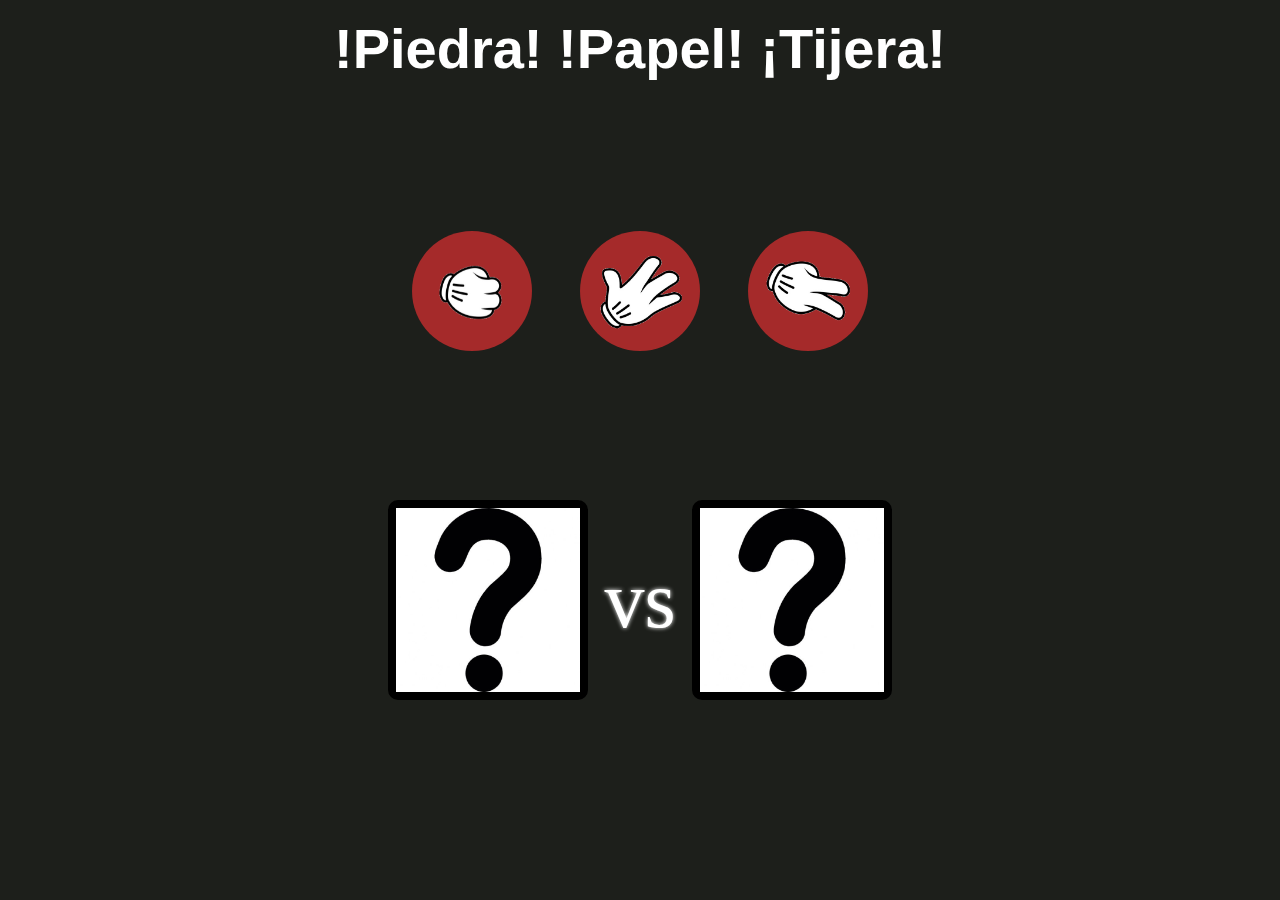
<file: proyectos/project_01.html>
<!DOCTYPE html>
<html lang="es">
<head>
    <meta charset="UTF-8">
    <meta http-equiv="X-UA-Compatible" content="IE=edge">
    <meta name="viewport" content="width=device-width, initial-scale=1.0">
    <title>!Piedra! !Papel! ¡Tijera!</title>
    <link rel="stylesheet" href="./css/project01.css">
</head>
<body>
    <div class="App">
        <h1 class="title">
            <span class="title_piedra">!Piedra!</span> 
            <span class="title_papel">!Papel! </span>
            <span class="title_tijera">¡Tijera!</span>
        </h1>
            
        <div class="contenedor-opciones">
            <div class="contenedor-opcion">
                <img src="./img/proy1/piedra.png" alt="piedra" id="piedra" class="img derecha">
            </div>
            <div class="contenedor-opcion">
                <img src="./img/proy1/papel.png" alt="papel" id="papel" class="img">
            </div>
            <div class="contenedor-opcion">
                <img src="./img/proy1/tijera.png" alt="tijera" id="tijera" class="img">
            </div>
        </div>

        <div class="competidores">
            
            <div class="btn">
                <img src="./img/proy1/incognita.jpg" alt="Jugada del usuario" id="jugada_usuario">
            </div>
            
            <p class="vs">vs</p>

            <div class="btn">
                <img src="./img/proy1/incognita.jpg" alt="Jugada de la maquina" id="jugada_maquina">
            </div>
        </div>
        <h1 id="resultado" class="resultado oculto">Ganas😃</h1>
    </div>

    <script src="js/project_01.js"></script>
</body>
</html>
</file>
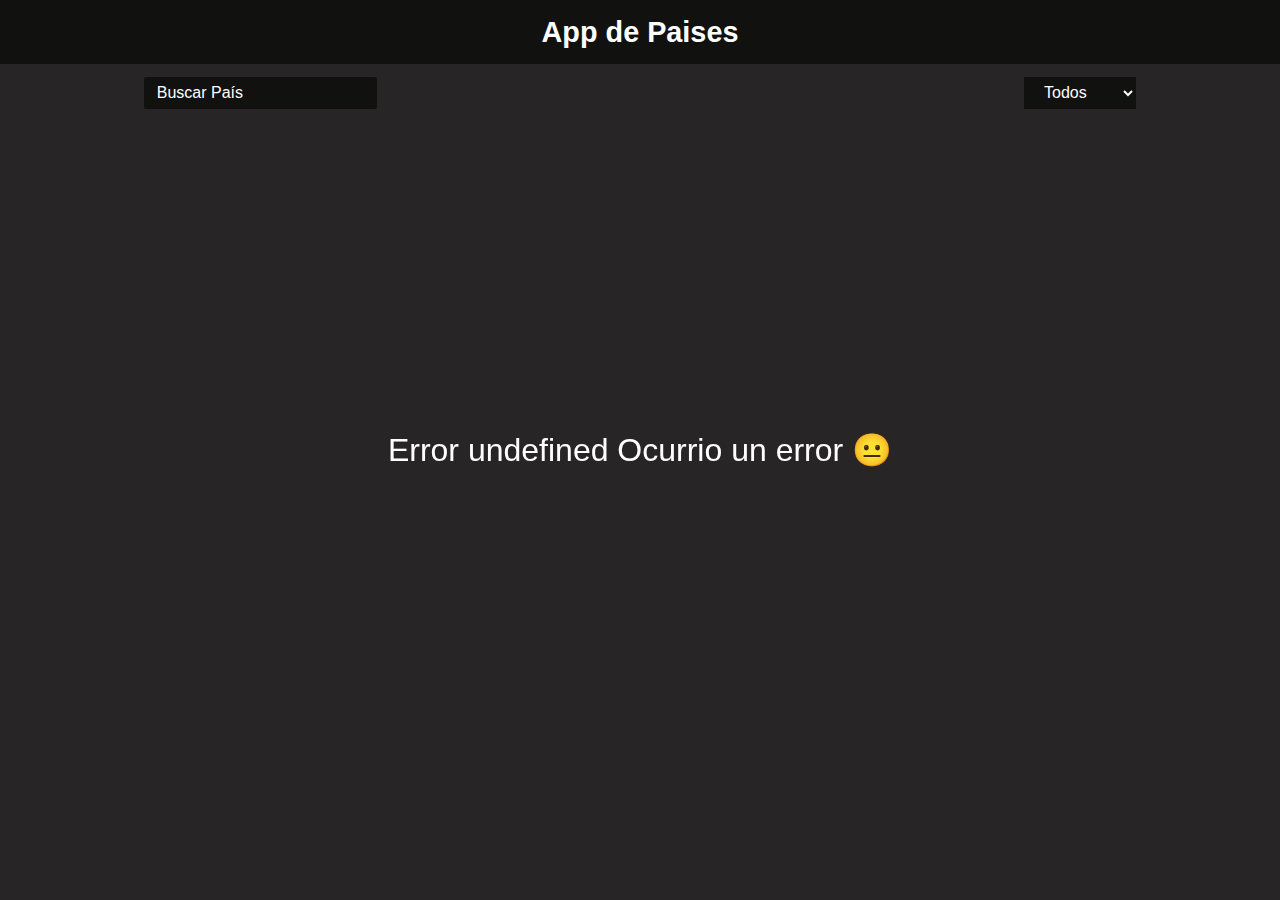
<file: proyectos/project_02.html>
<!DOCTYPE html>
<html lang="es">
<head>
    <meta charset="UTF-8">
    <meta http-equiv="X-UA-Compatible" content="IE=edge">
    <meta name="viewport" content="width=device-width, initial-scale=1.0">
    <title>Aplicación de Paises</title>
    <link rel="stylesheet" href="./css/project02.css">
</head>
<body>
    <header class="header">
        <nav class="nav">
            <h1 class="title">App de Paises</h1>
        </nav>
        
        <div class="contenedor-busqueda container">
            <input type="text" placeholder="Buscar País" id="search" class="search">
            
            <select name="paises" id="region" class="region">
                <option value="all">Todos</option>
                <option value="africa">Africa</option>
                <option value="americas">America</option>
                <option value="asia">Asia</option>
                <option value="europe">Europa</option>
                <option value="oceania">Oceania</option>
            </select>
        </div>
    </header>
    <div class="contenedor-error">
    </div>
    
    <main class="main container">
    </main>
    <img src="./img/oval.svg" alt="carga...." class="loader">

    <template class="contenedor-paises">
        <div class="card">
            <div class="contenedor-img">
                <img class="img-bandera"/>
            </div>
            
            <div class="contenedor-texto">
                <h2 class="title-pais"></h2>

                <div class="contenedor-poblacion">
                    <p class="text-poblacion">Poblacion: </p>
                    <p class="cantidad-poblacion"></p>
                </div>

                <div class="contenedor-capital">
                    <p class="text-capital">Capital: </p>
                    <p class="title-capital"></p>
                </div>

                <div class="contenedor-region">
                    <p class="text-region">Region: </p>
                    <p class="title-region"></p>
                </div>
            </div>
        </div>
    </template>
    <script src="./js/project_02.js"></script>
</body>
</html>
</file>
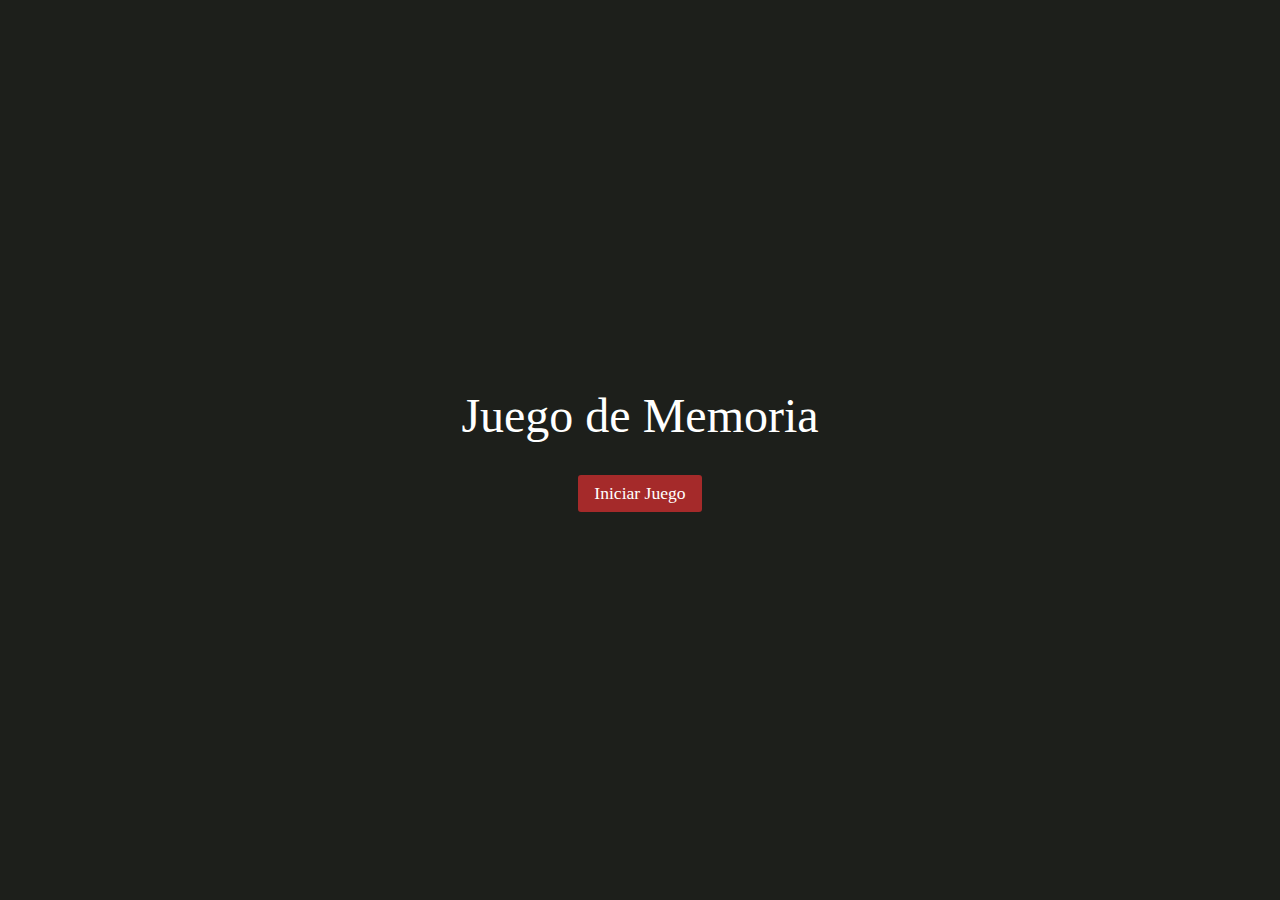
<file: proyectos/project_03.html>
<!DOCTYPE html>
<html lang="en">
<head>
    <meta charset="UTF-8">
    <meta http-equiv="X-UA-Compatible" content="IE=edge">
    <meta name="viewport" content="width=device-width, initial-scale=1.0">
    <title>Juego de Memoria utilizando la API de Pokemon</title>
    <link rel="shortcut icon" href="img/proy3/icono_pokemon.ico" type="image/x-icon">
    <link rel="stylesheet" href="./css/project03.css">
</head>


<body> 
    <h1 class="title-app">Juego de Memoria</h1>
    <button class="btn-iniciar">Iniciar Juego</button>
    <main id="main"></main>
    
    <script src="js/project_03.js"></script>
</body>
</html>
</file>
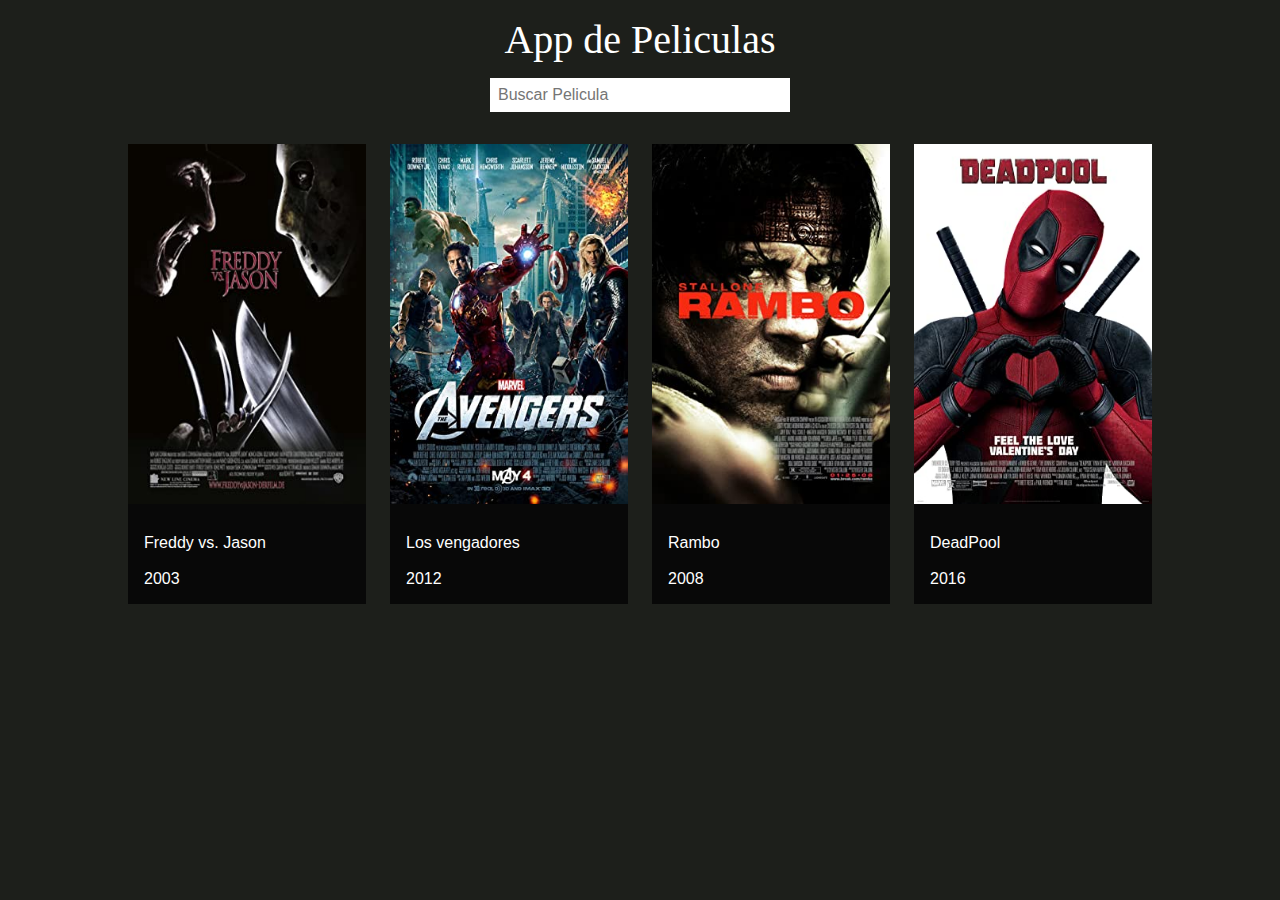
<file: proyectos/project_04.html>
<!DOCTYPE html>
<html lang="en">
<head>
    <meta charset="UTF-8">
    <meta http-equiv="X-UA-Compatible" content="IE=edge">
    <meta name="viewport" content="width=device-width, initial-scale=1.0">
    <meta http-equiv="Content-Security-Policy" content="upgrade-insecure-requests">
    <title>App de Peliculas</title>
    <link rel="stylesheet" href="./css/project04.css">
</head>
<body>
    <header class="header">
        <h1 class="title-app">App de Peliculas</h1>
        <input type="search" class="input-movie" id="search" placeholder="Buscar Pelicula">
    </header>

    <main id="main">
    </main>

    <template>
        <article class="card">
            <div class="contenedor-img">
                <img class="img"/>
            </div>
            <div class="contenedor-texto">
                <p class="title"></p>
                <p class="year"></p>
            </div>
        </article>
    </template>

    <script src="js/project_04.js"></script>
</body>
</html>
</file>
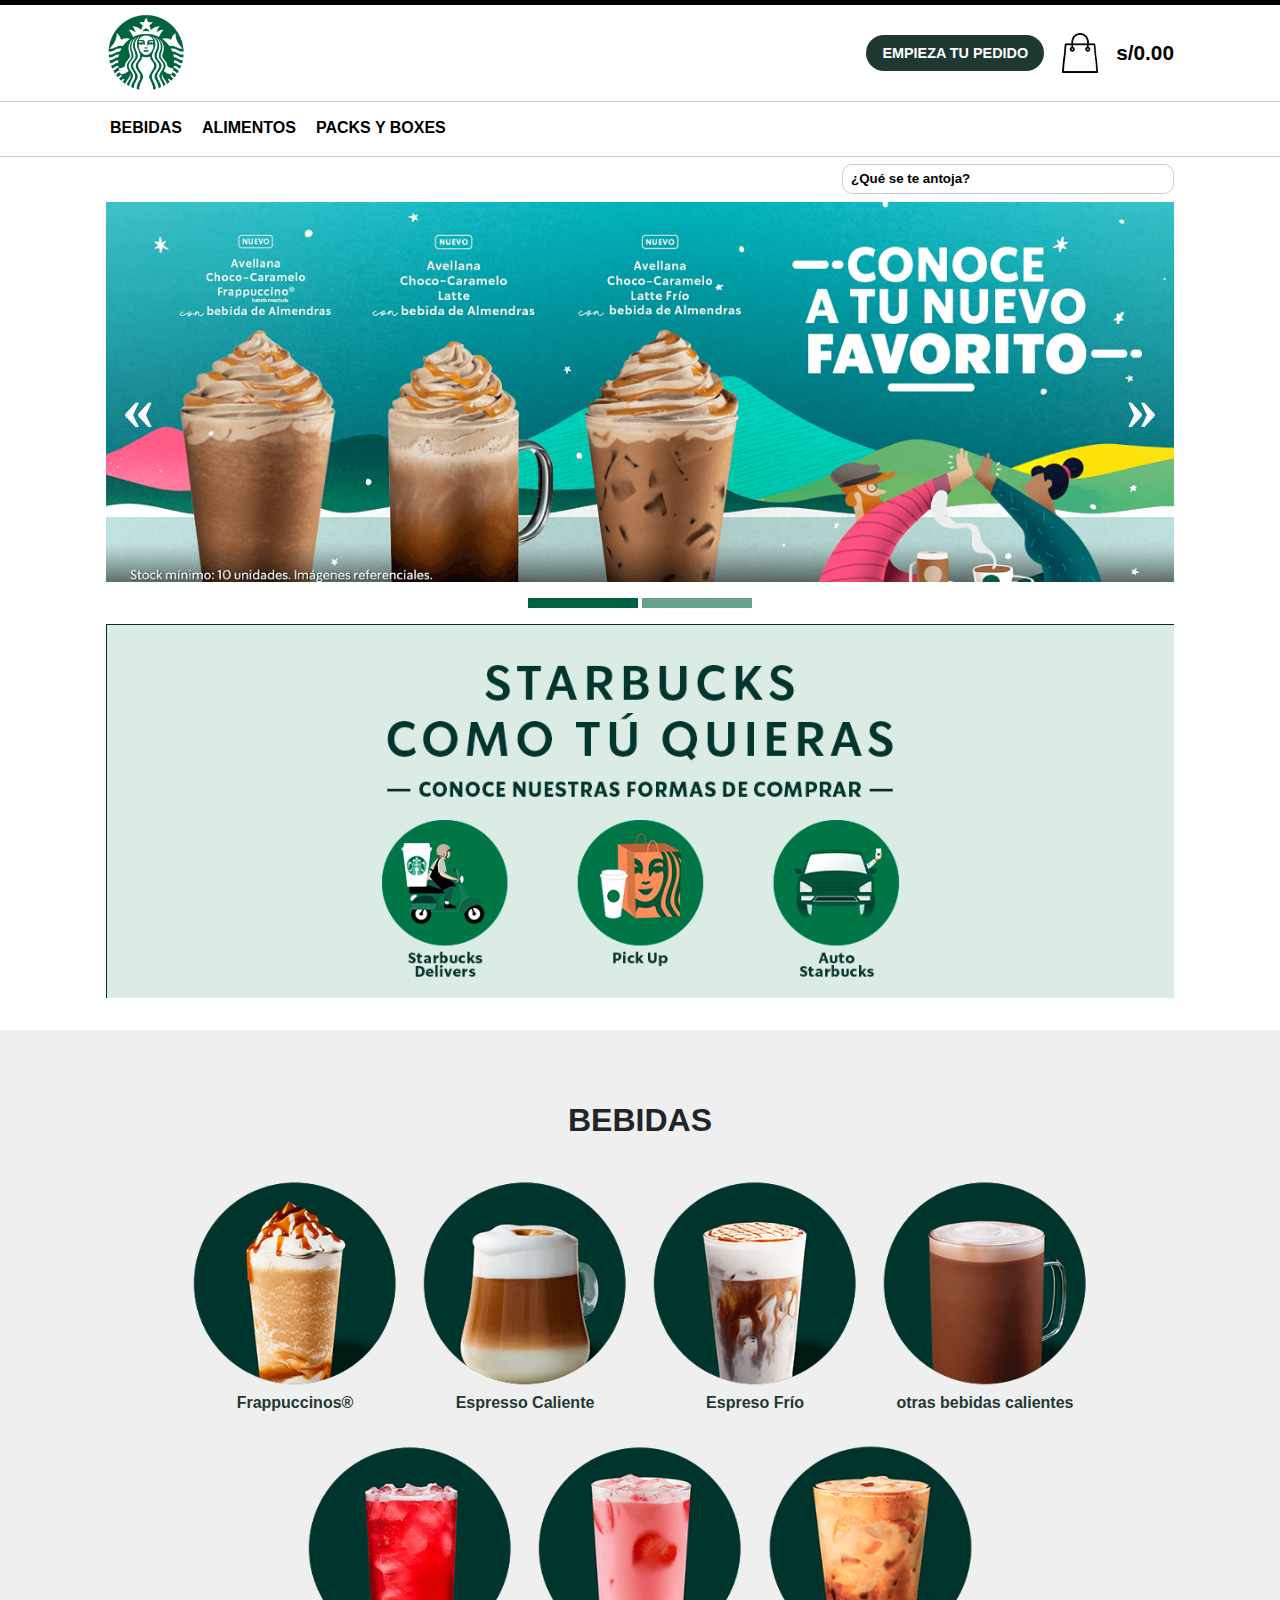
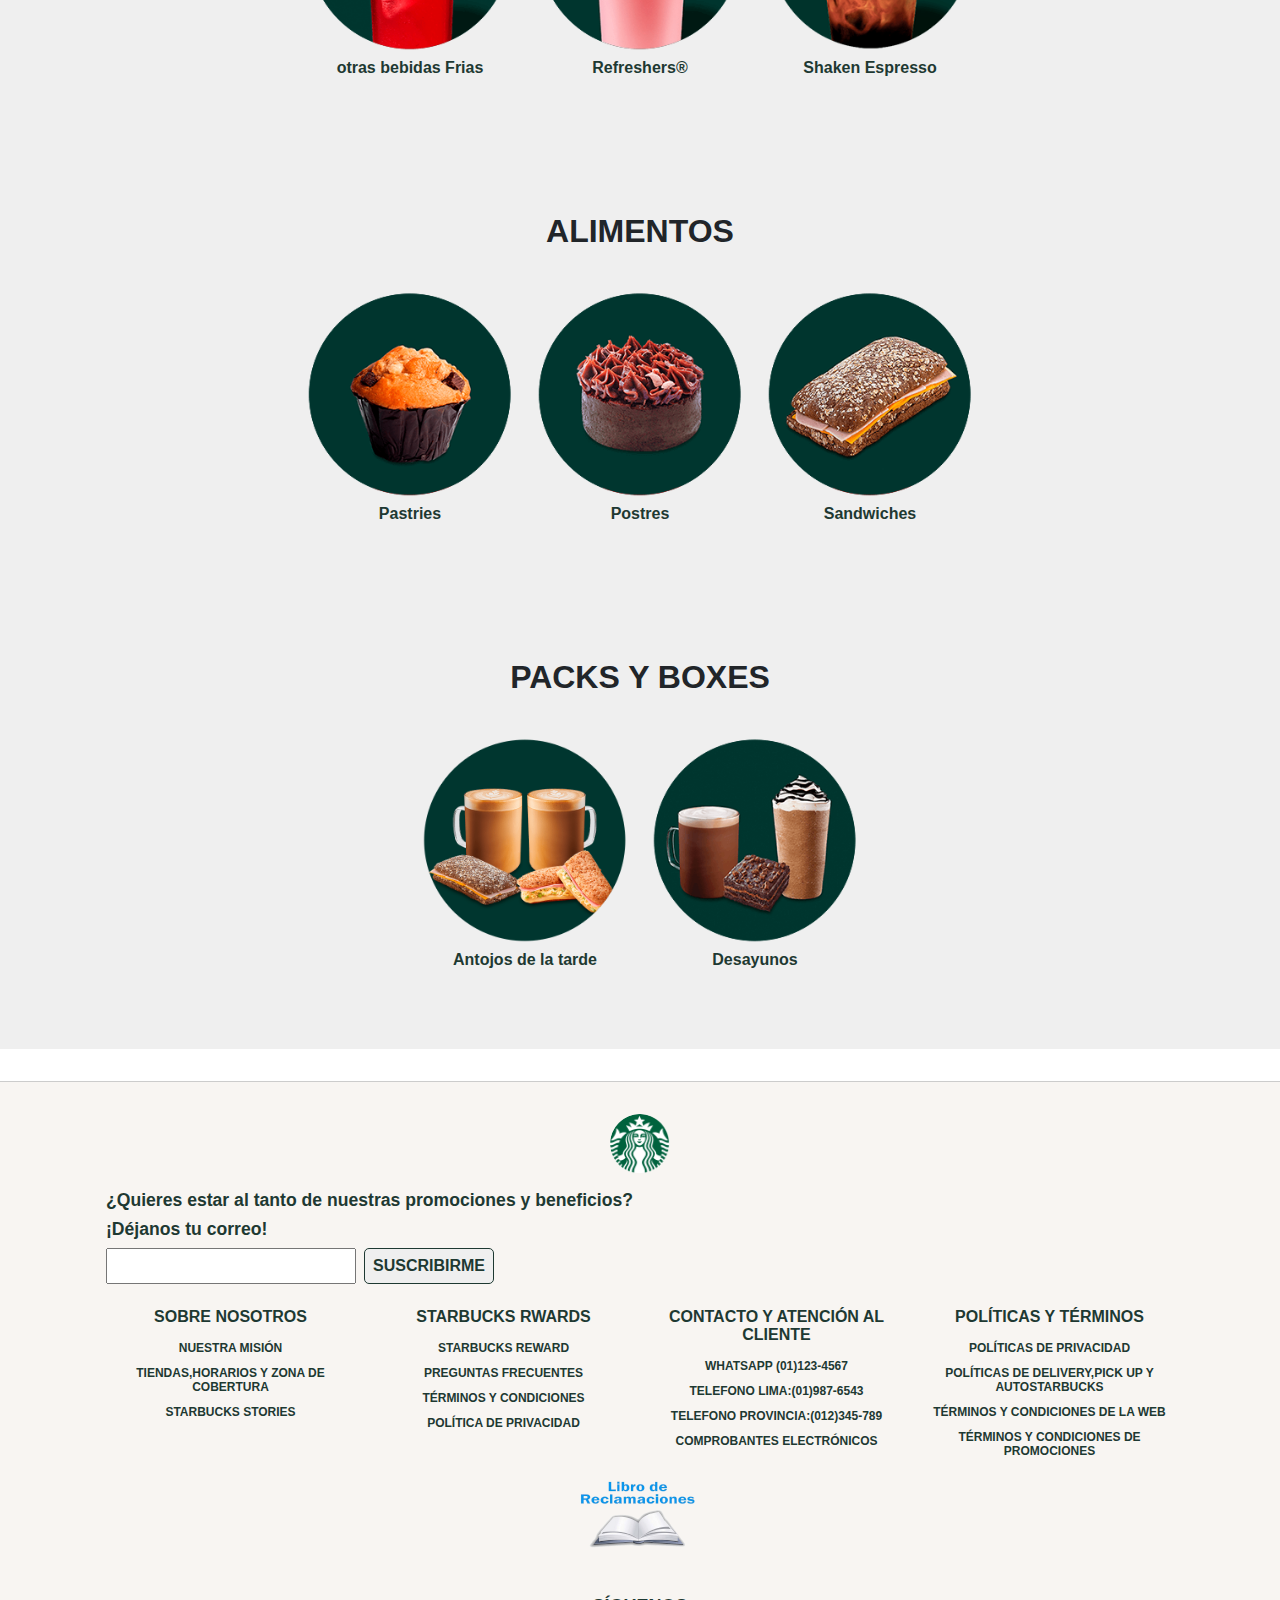
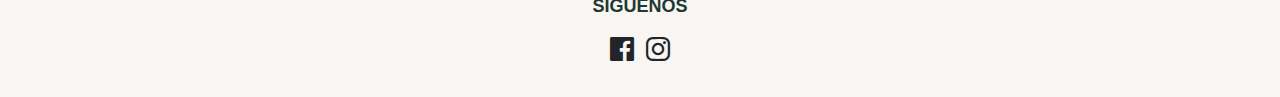
<file: proyectos/project_05.html>
<!DOCTYPE html>
<html lang="en">
<head>
    <meta charset="UTF-8">
    <meta http-equiv="X-UA-Compatible" content="IE=edge">
    <meta name="viewport" content="width=device-width, initial-scale=1.0">
    <title>Pagina Responsiva Realizada con Procesador de css</title>
    <link rel="stylesheet" href="./css/css-personalizado/project05.css">
    <link href='https://unpkg.com/boxicons@2.1.1/css/boxicons.min.css' rel='stylesheet'>
    
</head>
<body>
    <header class="header">
        <nav class="container-cabecera">
            <div class="cabecera">
                <div class="contenedor-iconos">
                    <a href="#">
                        <img src="img/proy5/logo.webp" alt="logo" class="logo">
                    </a> 
                    <div class="conatiner-pedido">
                        <a href="#" class="btn-pedido">Empieza tu pedido</a>
                        <img src="img/proy5/icono-bolsa.png" alt="bolsa" class="bolsa">
                        <span class="precio">s/0.00</span>
                    </div>
                </div>
            </div>
            <div class="cabecera-menu">
                <div class="menu">
                    <a href="#bebidas">BEBIDAS</a>
                    <a href="#alimentos">ALIMENTOS</a>
                    <a href="#packYBoxes">PACKS Y BOXES</a>
                </div>
            </div>
        </nav>
    </header>

    <main class="main">
        <div class="contenedor-input container">
            <input type="text" placeholder="¿Qué se te antoja?" class="input">
        </div>

        <div class="contenedor-carrusel container">
            <div class="carrusel">
                <div class="carrusel-img">
                    <div class="item-carrusel activo">
                        <img src="./img/proy5/Banner-bebidas_A_V2.png" alt="banner de bebidas A">
                    </div>
                    <div class="item-carrusel">
                        <img src="./img/proy5/Banner-bebidas_B_V2.png" alt="banner de bebidas B">
                    </div>
                </div>
                <div class="carrusel-botones">
                    <a class="atras" href="#">&laquo;</a>
                    <a class="siguiente" href="#">&raquo;</a>
                </div>
            </div>
            <div class="contenedor-posicion container">
                <div class="posicion posicion-activa"></div>
                <div class="posicion"></div>
            </div>
            <div class="comprar">
                <img src="img/proy5/home_V1.png" alt="home">
            </div>
        </div>
        
        <div class="contenedor-productos">
            <section class="container productos" id="bebidas">
                <div class="contenedor-title-producto">
                    <h2 class="title-producto">BEBIDAS</h2>
                </div>

                <div class="row-productos">
                    <article class="producto">
                        <img src="img/proy5/bebidas/ULTIMATE_CARAMEL_FRAPP_V3.png" alt="Frappuccinos">
                        <h3 class="name-bebida">Frappuccinos®</h3>
                    </article>

                    <article class="producto">
                        <img src="img/proy5/bebidas/LATTE_MACHIATTO_V3.png" alt="Espresso Caliente">
                        <h3 class="name-bebida">Espresso Caliente</h3>
                    </article>

                    <article class="producto">
                        <img src="img/proy5/bebidas/CARAMEL_MACCHIATO_HELADO_V3.png" alt="">
                        <h3 class="name-bebida">Espreso Frío</h3>
                    </article>

                    <article class="producto">
                        <img src="img/proy5/bebidas/CHOCOLATE_CALIENTE_V3.png" alt="bebidas calientes">
                        <h3 class="name-bebida">otras bebidas calientes</h3>
                    </article>

                    <article class="producto">
                        <img src="img/proy5/bebidas/STRAWBERRY_GREEN_TEA_V3.png" alt="Bebidas Frias">
                        <h3 class="name-bebida">otras bebidas Frias</h3>
                    </article>

                    <article class="producto">
                        <img src="img/proy5/bebidas/PINK_DRINK_V3.png" alt="Refreshers">
                        <h3 class="name-bebida">Refreshers®</h3>
                    </article>
                    <article class="producto">
                        <img src="img/proy5/bebidas/ICED_AVELLANA_OATMILK_SHAKEN_ESPRESSO_V1.png" alt="Shaken Espresso">
                        <h3 class="name-bebida">Shaken Espresso</h3>
                    </article>
                </div>
            </section>

            <section class="container productos" id="alimentos">
                <div class="contenedor-title-producto">
                    <h2 class="title-producto">ALIMENTOS</h2>
                </div>
                <div class="row-productos">
                    <article class="producto">
                        <img src="img/proy5/ALIMENTOS/MUFFIN_DE_NARANJA_Y_CHOCOCHIPS_V3.png" alt="Patries">
                        <h3 class="name-bebida">Pastries</h3>
                    </article>

                    <article class="producto">
                        <img src="img/proy5/ALIMENTOS/CHEESECAKE_DE_CHOCOLATE_V3.png" alt="Postres">
                        <h3 class="name-bebida">Postres</h3>
                    </article>
                    <article class="producto">
                        <img src="img/proy5/ALIMENTOS/SANDWICH_DE_PAVITA_Y_QUESO_V3.png" alt="Sandwiches">
                        <h3 class="name-bebida">Sandwiches</h3>
                    </article>
                </div>
            </section>

            <section class="container productos" id="packYBoxes">
                <div class="contenedor-title-producto">
                    <h2 class="title-producto">PACKS Y BOXES</h2>
                </div>
                <div class="row-productos">
                    <article class="producto">
                        <img src="img/proy5/PACKS/DESAYUNO_PARA_DOS_V4.png" alt="Bebidas Frias">
                        <h3 class="name-bebida">Antojos de la tarde</h3>
                    </article>

                    <article class="producto">
                        <img src="img/proy5/PACKS/PACK_ANTOJOS_V3.png" alt="Refreshers">
                        <h3 class="name-bebida">Desayunos</h3>
                    </article>
                </div>
            </section>
        </div>
    </main>

    <footer>
        <div class="container">
            <div class="icono-footer">
                <img src="img/proy5/starbucks.png" alt="dwd" class="icono">
            </div>
            <div class="contact">
                <p class="message">¿Quieres estar al tanto de nuestras promociones y beneficios?</p>
                <p class="message">¡Déjanos tu correo!</p>
                <div class="container-suscripcion">
                    <input type="text" class="input-suscripcion">
                    <input type="submit" value="SUSCRIBIRME" class="btn-suscripcion">
                </div>
            </div>

            <div class="footer-enlaces">
                <div class="footer-enlaces-container">
                    <h4 class="footer-enlace-title">SOBRE NOSOTROS</h4>
                    <a href="#">nuestra misión</a>
                    <a href="#">tiendas,horarios y zona de cobertura</a>
                    <a href="#">starbucks stories</a>
                </div>

                <div class="footer-enlaces-container">
                    <h4 class="footer-enlace-title">STARBUCKS RWARDS</h4>
                    <a href="#">Starbucks reward</a>
                    <a href="#">Preguntas frecuentes</a>
                    <a href="#">Términos y condiciones</a>
                    <a href="#">Política de privacidad</a>
                </div>

                <div class="footer-enlaces-container">
                    <h4 class="footer-enlace-title">CONTACTO Y ATENCIÓN AL CLIENTE</h4>
                    <a href="#">Whatsapp (01)123-4567</a>
                    <a href="#">Telefono lima:(01)987-6543</a>
                    <a href="#">Telefono provincia:(012)345-789</a>
                    <a href="#">Comprobantes electrónicos</a>
                </div>

                <div class="footer-enlaces-container">
                    <h4 class="footer-enlace-title">POLÍTICAS Y TÉRMINOS</h4>
                    <a href="#">Políticas de privacidad</a>
                    <a href="#">Políticas de delivery,pick up y autostarbucks</a>
                    <a href="#">Términos y condiciones de la web</a>
                    <a href="#">Términos y condiciones de promociones</a>
                </div>
            </div>
            <div class="libro-reclamaciones"></div>
            <div class="container-redes">
                <h5>SÍGUENOS</h5>
                <div class="redes">
                    <i class='bx bxl-facebook-square'></i>
                    <i class='bx bxl-instagram'></i>
                </div>
            </div>
        </div>
    </footer>

    <script src="js/project_05.js"></script>
</body>
</html>
</file>
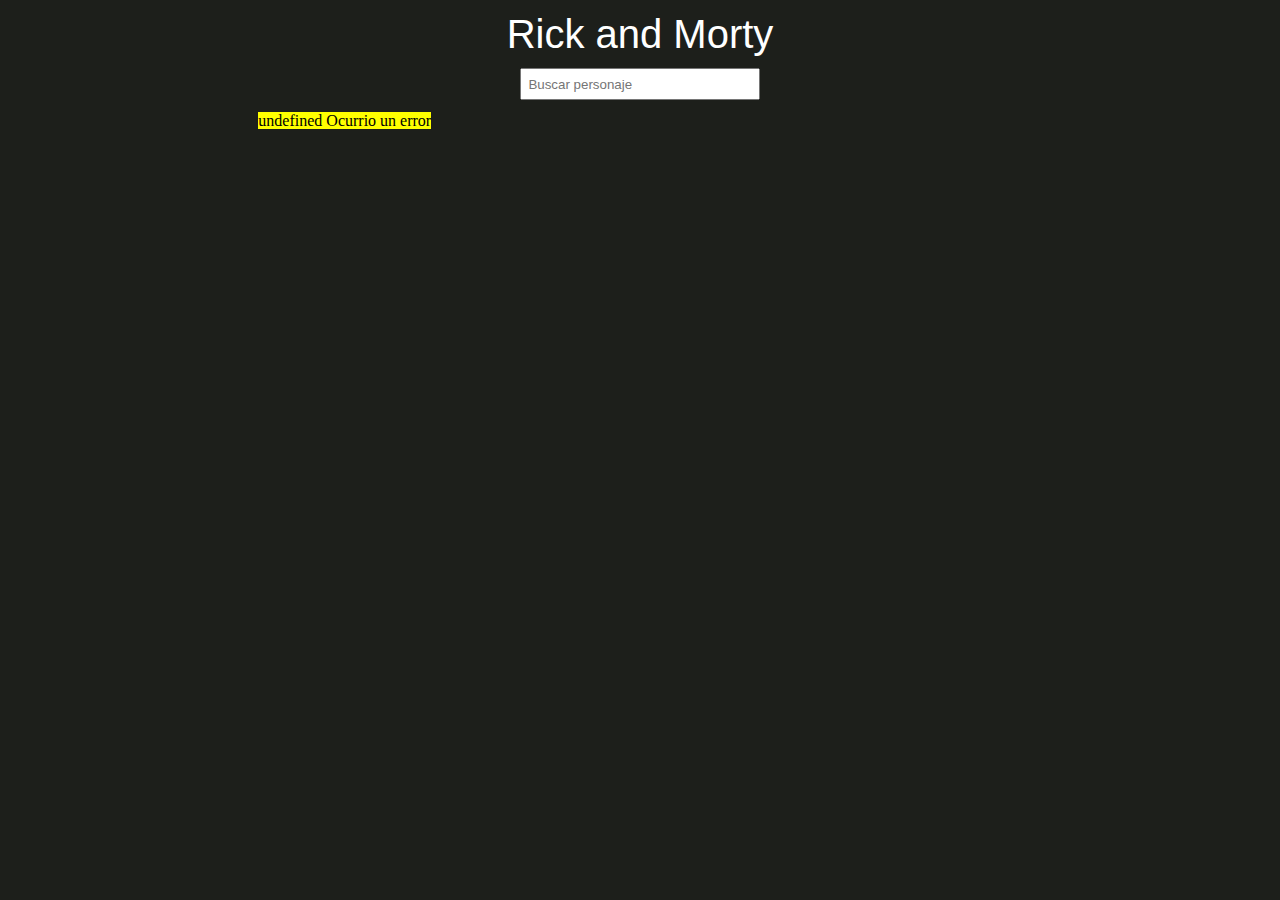
<file: proyectos/project_06.html>
<!DOCTYPE html>
<html lang="en">
<head>
    <meta charset="UTF-8">
    <meta http-equiv="X-UA-Compatible" content="IE=edge">
    <meta name="viewport" content="width=device-width, initial-scale=1.0">
    <title>Rick and Morty</title>
    <link rel="stylesheet" href="css/project06.css">
    <link rel="shortcut icon" href="img/proy6/rick_96136.ico" type="image/x-icon">
    <link href='https://unpkg.com/boxicons@2.1.2/css/boxicons.min.css' rel='stylesheet'>
</head>
<body>
    <header class="header">
        <h1 class="title-app">Rick and Morty</h1>
        <input type="text" class="input-character" id="search" placeholder="Buscar personaje" maxlength="50">
    </header>

    <main id="main"></main>
    <img src="img/oval.svg" alt="cargando...." class="loader">
    <template id="template">
        <div class="tarjeta">
            <img class="imagen"/>
            <div class="contenedor-name">
                <p class="name"></p>
            </div>
            <div class="datos">
                <div class="row">
                    <p class="estado">Estado:</p>
                    <p class="status"></p>
                </div>
                <div class="row">
                    <p class="especie">Especie:</p>
                    <p class="species"></p>
                </div>
            </div>
        </div>
    </template>
    <div class="btnTop">
        <i class='bx bx-up-arrow-alt'></i>
    </div>

    <script src="js/project_06.js"></script>
</body>
</html>
</file>
<file: proyectos/css/project01.css>
*{
    padding: 0;
    margin: 0;
    box-sizing: border-box;
}

img{
    width: 100%;
    height: auto;
    display: block;
}

.App{
    width: 100%;
    padding: 1rem;
    margin: 0 auto;
    height: 100vh;
    background-color: rgb(29, 31, 27);
    display: flex;
    flex-direction: column;
    justify-content: space-between;
    user-select: none;
}
.title{
    text-align: center;
    color: white;
    font-family: sans-serif;
    font-size: 3.5rem;
    transition: all 0.3s ease-in-out;
}
.contenedor-opciones{
    padding: 2rem;
    display: flex;
    align-items: center;
    gap: 3rem;
    justify-content: center;
}
.contenedor-opcion{
    padding: 1rem;
    width: 120px;
    background-color: brown;
    border-radius: 50%;
}
.contenedor-opcion:hover{
    box-shadow: 0px 0px 0px  5px white;
}

/*competidores*/
.competidores{
    display: flex;
    justify-content:center;
    align-items: center;
    gap: 1rem;
}

.derecha{
    transform: rotateY(180deg);
}
/*vs*/
.vs{
    text-align: center;
    color: white;
    font-size: 5rem;
    text-shadow: 0px 0px 4px white;
    font-family: fantasy;
}
.btn{
    width: 200px;
    border-radius: 5%;
    border: 8px solid black;
    background-color: rgb(29, 31, 27);
    margin: 0;
}
/**/
.resultado{
    text-align: center;
    color: white;
    font-family: sans-serif;
    font-size: 3.5rem;
    transition: all 0.3s ease-in-out;
}
.oculto{
    visibility: hidden;
    opacity: 0;
}

@media screen and (max-width: 767px) {
    .title{
        font-size: 2.5rem;
    }
    .contenedor-opciones{
        margin-bottom: 0.25rem;
        padding: 0;
        margin-bottom: 0.25rem;
    }
    .contenedor-opcion{
        padding: 0.5rem;
    }
    .competidores{
        display: flex;
        flex-direction: column;
        gap: 0.25rem;
    }
    .btn{
        width: 150px;
        border: 8px solid black;
    }
    .vs{
        font-size: 3rem;
    }
    .resultado{
        font-size: 3rem;
    }
}
</file>
<file: proyectos/css/project02.css>
*{
    padding: 0;
    margin: 0;
    box-sizing: border-box;
}

body{
    margin: 0;
    background-color: rgb(39, 37, 37);
    overflow-y: scroll;
    display: flex;
    flex-direction: column;
}
img{
    width: 100%;
    height: auto;
    display: block;
}
.container{
    width: 100%;
    padding-left: 1rem;
    padding-right: 1rem;
    max-width: 1024px;
}
.header{
    position: fixed;
    width: 100%;
    margin: 0;
}
.nav{
    color: white;
    font-family: Arial, Helvetica, sans-serif;
    text-align: center;
    height: 3rem;
    background-color: rgb(17, 17, 15);
    border: none;
    display: flex;
    justify-content: center;
    align-items: center;
}
.contenedor-busqueda{
    display: flex;
    align-items: center;
    justify-content: space-between;
    gap: 0.8rem;
    max-width: 1024px;
    margin: auto;
    height: 3.6rem;
    background-color: rgb(39, 37, 37);
}
.search{
    border: none;
    padding: 0.25rem;
    font-size: 1.1rem;
    padding-left: 0.5rem;
    height: 2rem;
    outline: none;
    background-color: rgb(17, 17, 15);
    color: white;
    border-radius: 2px;
}
.search:focus{
    outline: 1px solid rgb(0, 183, 255);
}
.search::placeholder{
    color: white;
}

.title{
    font-family: 'Franklin Gothic Medium', 'Arial Narrow', Arial, sans-serif;
    font-size: 1.8rem;
}
.region{
    outline: none;
    border: none;
    width: auto;
    font-size: 1rem;
    padding-left: 0.25rem;
    height: 2rem;
    background-color: rgb(17, 17, 15);
    color: white;
}
.main{
    max-width: 1024px;
    margin: 0 auto;
    padding-top: 6.8rem;
    margin-bottom: 1rem;
    display: grid;
    grid-template-columns: repeat(1,minmax(1,1fr));
    gap: 2rem;
    opacity: 1;
    visibility: visible;
    transition: all 0.2s ease-out;
}
.transicion{
    opacity: 0;
    visibility: hidden;
}

.card{
    background-color: rgb(17, 17, 15);
    color: white;
    display: flex;
    flex-direction: column;
    border-bottom-left-radius: 6px;
    border-bottom-right-radius: 6px;
    overflow: hidden;
}
.contenedor-img{
    background-color: white;
    border-top-left-radius:  8px;
    border-top-right-radius: 8px;
}
.card, .img-bandera{
    border-top-left-radius:  6px;
    border-top-right-radius: 6px;
}
.img-bandera{
    width: 100%;
    height: 150px;
    object-fit: cover;
} 
.contenedor-texto{
    display: flex;
    flex: 1;
    flex-direction: column;
    justify-content: space-evenly;
    padding-top:0.5rem;
    padding-bottom: 0.8rem;
    gap: 0.5rem;
}
.contenedor-texto{
    font-family: sans-serif;
}
.title-pais{
    font-family: fantasy;
    font-weight: 400;
    text-transform: capitalize;
    min-height: 50px;
    text-align: center;
    display: flex;
    justify-content: center;
    align-items: center;
    padding-left: 0.5rem;
    padding-right: 0.5rem;
}
.contenedor-poblacion{
    padding-left: 8px;
    padding-right: 8px;
    display: flex;
    gap: 8px;
}

.contenedor-capital {
    display: flex;
    gap: 6px;
    padding-left: 8px;
    padding-right: 8px;
}
.title-capital{
    flex-wrap: wrap;
    width: auto;
    display: flex;
    flex-direction: column;
    justify-content: flex-start;
    white-space: pre-wrap;
}
.text-capital, .text-region, .text-region{
    font-weight: 600;
}
.contenedor-region{
    display: flex;
    gap: 6px;
    padding-left: 8px;
    padding-right: 8px;
}  

/*--------------errores------------------*/
.contenedor-error{
    text-align: center;
    width: 100%;
    display: flex;
    height: 6rem;
    flex-direction: column;
    position: fixed;
    align-items: center;
    justify-content: center;
    position: fixed;
    top: calc(50% - 48px);
    z-index: -1;
    visibility: hidden;
    opacity: 0;
    transition: all 0.4s ease-in-out;
}
.visible{
    z-index: 10;
    visibility: visible;
    opacity: 1;
}
/*-------------------------------error general----------------------------*/
.error-all{
    color: white;
    font-size: 2rem;
    font-family: 'Franklin Gothic Medium', 'Arial Narrow', Arial, sans-serif;
}
.error-pais{
    color: white;
    font-size: 2rem;
}
.loader{
    width: 4rem;
    height: 4rem;
    margin-left: auto;
    margin-right: auto;
}
.filter{
    order: 1;
    opacity: 0;
    visibility: hidden;
}
@media screen and (max-width:280px){
    .search{
        width: 140px;
    }
}
@media screen and (min-width:480px){
    
    .main{
        grid-template-columns: repeat(2,minmax(0,1fr));
    }
}
@media screen and (min-width:768px){
    .main{
        grid-template-columns: repeat(3,minmax(0,1fr));
        padding-top: 7.8rem;
    }
    .search{
        padding-left: 0.8rem;
        padding-right: 0.8rem;
        font-size: 1rem;
    }
    .region{
        padding-left: 1rem;
        padding-right: 1rem;
    }
    .contenedor-error{
        margin: 0;
    }
    .nav{
        height: 4rem;
    } 
}
@media screen and (min-width:1200px){
    .main{
        grid-template-columns: repeat(4,minmax(0,1fr));
    }
}
</file>
<file: proyectos/css/project03.css>
*{
    margin: 0;
            padding: 0;
            box-sizing: border-box;
        }
body{
    background-color: rgb(29, 31, 27);
    display: flex;
    flex-direction: column;
    gap: 1rem;
    min-height: 100vh;
    align-items: center;
    justify-content: center;
    padding: 1rem;
}
img{
    width: 100%;
    height: auto;
    display: block;
}
main{
    display: flex;
    max-width: 1024px;
    margin:  0 auto;
    gap: 0.5rem;
    flex-wrap: wrap;
    justify-content: center;
    align-items: center;
}
.btn-iniciar{
    border: none;
    outline: none;
    background-color: whitesmoke;
    font-size: 1.1rem;
    font-family: fantasy;
    font-weight: 400;
    background-color: brown;
    color: white;
    border-radius: 3px;
    padding: 0.5rem 1rem;
    transition: all 0.3s ease-in;
}
.title-app{
    color: white;
    font-family: fantasy;
    font-weight: 400;
    font-size: 3rem;
    text-align: center;
}
.btn-iniciar:hover{
    transform: scale(1.2);
/*     box-shadow: 0px 0px 2px 4px black; */
    background-color: brown;
    color: white;
}
.card,.cara,.espalda{
    cursor: pointer;
}

.card{
    width: 100px;
    height: 150px;
    transition: all  0.3s ease-in;
    perspective: 300px;
    position: relative;
    transform-style: preserve-3d;
    display: flex;
    align-items: center;
    justify-content: center;
    user-select: none;
}

.card{
    animation: iniciar 4s;
}

.card,.cara,.espalda{
    border-radius: 8px;
}

.cara,.espalda{
    width: 100%;
    height: 100%;
    position: absolute;
}

.cara{
    background-color: whitesmoke;
    display: flex;
    flex-direction: column;
    align-items: center;
    justify-content: center;
    transform: rotateY(180deg);
    padding: 6px;
    box-shadow: inset 0px 0px 0px 6px rgba(255, 0, 0, 0.925);
}

.espalda{
    backface-visibility: hidden;
    background-color: whitesmoke;
    display: flex;
    align-items: center;
    justify-content: center;
    padding: 6px;
    box-shadow: inset 0px 0px 0px 6px rgba(255, 0, 0, 0.925);
}

.correcto{
    background-color: rgb(29, 31, 27);
    box-shadow: inset 0px 0px 0px 6px white;
}

/* .card:hover{
        transform: rotateY(180deg);
} */

@keyframes iniciar{

    20%,90%{
        transform: rotateY(180deg);                
    }

    0%,100%{
        transform: rotateY(0deg);
    }
}

@media screen and (min-width:768px){
    .title-app{
        order: 1;
    }
    #main{
        order: 2;
    }
    .btn-iniciar{
        order: 3;
    }
}
</file>
<file: proyectos/css/project04.css>
*,*::after,*::before{
    margin: 0;
    padding: 0;
    box-sizing: border-box;
}
html,body{
    background-color: rgb(29, 31, 27);
    font-size: 16px;
    font-family: sans-serif;
    color: white;
}
.header{
    height: 8rem;
    position: fixed;
    width: 100%;
    top: 0;
    left: 0;
    background-color: rgb(29, 31, 27);
    z-index: 1000;
    display: flex;
    flex-direction: column;
    justify-content: space-evenly;
}

.img{
    width: 100%;
    height: auto;
    display: block;
}
.title-app{
    text-align: center;
    font-family: fantasy;
    font-weight: 200;
    font-size: 2.5rem;
}
.input-movie{
    font-size: 1rem;
    font-family: Arial, Helvetica, sans-serif;
    border: none;
    outline: none;
    margin-left: auto;
    margin-right: auto;
    display: block;
    padding: 0.5rem;
    width: 300px;
            
}
#main{
    display: grid;
    /* grid-template-columns: repeat(4,minmax(240px,1fr)); */
    align-items: baseline;
    max-width: 1024px;
    margin-left: 1.5rem;
    margin-right: 1.5rem;
    gap: 1.5rem;
    justify-items: start;
    align-items: center;
    margin-top: 9rem;
}

.card{
    width: 100%;
    background-color: black;
    transition: all 0.3s ease-in-out;
}
.card .contenedor-img{
    width: 100%;  
    height: 360px;
}
        
.contenedor-img img{
    height: inherit;
}
.contenedor-texto{
    padding: 1rem;
    min-height: 100px;
    display: flex;
    max-height: 250px;
    flex-direction: column;
    justify-content: space-between;
    gap: 0.25rem;
    background-color: rgb(8, 8, 8);
}
.contenedor-texto p{
    display: flex;
    align-items: flex-end;
    font-size: 1rem;
    font-family: 'Lucida Sans', 'Lucida Sans Regular', 'Lucida Grande', 'Lucida Sans Unicode', Geneva, Verdana, sans-serif;
}
.card:hover{
    transition: all 0.3 ease-in-out;
    filter: drop-shadow(0px 0px 8px white);
}
.contenedor-texto .title{
    flex: 1;
    flex-wrap: wrap;
}
.contenedor-texto .year{
    flex:1;
}
.card:hover .contenedor-texto, .card:hover .img{
    transition: all 0.3 ease-in-out;
    filter: drop-shadow(0px 0px 10px white);
}
.error{
    display: block;
}
@media screen and (min-width:480px){
    #main{
        margin: 9rem 1rem 1rem;
        grid-template-columns: repeat(2,minmax(0,1fr));
    }
}
@media screen and (min-width:768px){
    #main{
        grid-template-columns: repeat(3,minmax(0,1fr));
    }
}
@media screen and (min-width:1000px){
    #main{
        grid-template-columns: repeat(4,minmax(0,1fr));
    }
}
@media screen and (min-width:1000px){
    #main{
        margin-left:auto;
        margin-right: auto;
    }
}
</file>
<file: proyectos/css/css-personalizado/project05.css>
.header {
  position: fixed;
  width: 100%;
  top: 0;
  left: 0;
  z-index: 100;
  background-color: white;
}

.container-cabecera {
  border-top: 5px solid black;
  width: 100%;
  border-bottom: 1px solid #ccc;
}

.container-cabecera .cabecera {
  width: 100%;
  border-bottom: 1px solid #ccc;
  display: flex;
  align-items: center;
  justify-content: center;
}
.container-cabecera .contenedor-iconos {
  display: flex;
  width: 100%;
  justify-content: space-between;
  max-width: 1100px;
  align-items: center;
  padding: 0.5rem;
  padding-left: 1rem;
  padding-right: 1rem;
}
.container-cabecera .contenedor-iconos .logo {
  width: 80px;
}
.container-cabecera .contenedor-iconos .bolsa {
  width: 40px;
  height: 40px;
}
.container-cabecera .conatiner-pedido {
  display: flex;
  justify-content: center;
  align-items: center;
  gap: 1rem;
}

.btn-pedido {
  visibility: visible;
  font-size: 0;
  padding: 0;
}

.precio {
  visibility: hidden;
  font-size: 0;
  padding: 0;
}

.container-cabecera .cabecera-menu {
  display: flex;
  align-items: center;
  justify-content: center;
}
.container-cabecera .menu {
  margin-top: 8px;
  margin-bottom: 10px;
  height: 36px;
  display: flex;
  width: 100%;
  max-width: 1100px;
  justify-content: center;
  align-items: center;
}
.container-cabecera .menu a {
  color: black;
  font-weight: 700;
  font-family: "Gill Sans", "Gill Sans MT", Calibri, "Trebuchet MS", sans-serif;
  margin: 0 10px;
}
.container-cabecera .menu a:hover {
  color: #006241;
  transition: all 0.3s ease;
}

.main .contenedor-input {
  align-items: center;
  justify-content: center;
  display: flex;
  padding-top: 0.5rem;
  padding-bottom: 0.5rem;
  margin-top: 156px;
}
.main input::placeholder {
  color: black;
}
.main .input {
  border: none;
  outline: none;
  border: 1px solid #ccc;
  padding: 0.4rem 0.5rem;
  border-radius: 10px;
  color: #006241;
  font-weight: 700;
  width: 280px;
  display: block;
}

.contenedor-carrusel {
  display: flex;
  flex-direction: column;
  align-items: center;
  justify-content: center;
  position: relative;
  cursor: pointer;
}

.carrusel {
  max-width: 1100px;
  position: relative;
  height: 380px;
  width: 100%;
  display: flex;
  align-items: center;
  justify-content: center;
}

.item-carrusel {
  position: absolute;
  top: 0;
  left: 0;
  width: 100%;
  height: 100%;
  visibility: hidden;
  transition: opacity 1s ease;
}

.activo {
  visibility: visible;
}

.carrusel .carrusel-botones {
  width: 100%;
  padding-left: 1rem;
  padding-right: 1rem;
  position: absolute;
  height: 2rem;
  top: 50%;
  left: 0;
  display: flex;
  justify-content: space-between;
  align-items: center;
}
.carrusel .carrusel-botones a {
  font-size: 4rem;
  line-height: 4rem;
  color: white;
  font-weight: 800;
}
.carrusel .carrusel-botones a:hover {
  color: black;
  transition: all 0.3s ease-in-out;
}

.contenedor-posicion {
  display: flex;
  align-items: center;
  justify-content: center;
  gap: 0.25rem;
  margin-top: 0.5rem;
  margin-bottom: 0.5rem;
}

.posicion {
  margin-top: 0.5rem;
  width: 110px;
  height: 10px;
  background-color: #006241;
  opacity: 0.6;
}

.posicion-activa {
  opacity: 1;
  transition: all 0.3s ease-in-out;
}

.comprar {
  margin-top: 0.5rem;
  width: 100%;
  display: flex;
  align-items: center;
  justify-content: center;
}

.contenedor-productos {
  background-color: #efefef;
  padding-bottom: 3rem;
}

.productos {
  margin-top: 2rem;
  padding-top: 2rem;
  scroll-margin-top: 156px;
}

.productos .title-producto {
  text-align: center;
  font-weight: 600;
  padding-top: 2.5rem;
  padding-bottom: 2.5rem;
  font-size: 2rem;
  color: #212529;
  font-family: "Gill Sans", "Gill Sans MT", Calibri, "Trebuchet MS", sans-serif;
}

.row-productos {
  display: flex;
  flex-wrap: wrap;
  justify-content: center;
}

.row-productos .producto {
  max-width: 50%;
}
.row-productos .producto img {
  width: 90%;
  margin: 0 auto;
  max-width: 230px;
}
.row-productos .producto h3 {
  padding-top: 0.5rem;
  padding-bottom: 2rem;
  text-align: center;
  color: #1e3932;
  font-size: 1rem;
  font-weight: 700;
  font-family: "Gill Sans", "Gill Sans MT", Calibri, "Trebuchet MS", sans-serif;
}

footer {
  border-top: 1px solid #ccc;
  background-color: #f8f5f2;
  padding-top: 1rem;
  padding-bottom: 1rem;
  display: flex;
  flex-direction: column;
  display: none;
}

.icono-footer {
  display: flex;
  align-items: center;
  justify-content: center;
  margin-top: 1rem;
  margin-bottom: 1rem;
}
.icono-footer .icono {
  background-color: #f8f5f2;
  width: 60px;
  border-radius: 50%;
}

.contact .message {
  color: #1e3932;
  font-family: "Gill Sans", "Gill Sans MT", Calibri, "Trebuchet MS", sans-serif;
  font-weight: 600;
  font-size: 1.1rem;
  margin-bottom: 0.5rem;
}

.container-suscripcion {
  display: flex;
  gap: 0.5rem;
}
.container-suscripcion .input-suscripcion {
  width: 250px;
  padding: 0.5rem;
}
.container-suscripcion .btn-suscripcion {
  border: none;
  border-radius: 5px;
  border: 1px solid #1e3932;
  padding: 0.5rem;
  color: #1e3932;
  font-weight: 600;
  font-family: "Gill Sans", "Gill Sans MT", Calibri, "Trebuchet MS", sans-serif;
  font-size: 1rem;
}
.container-suscripcion .btn-suscripcion:hover {
  background-color: #C5DBD3;
  transition: all 0.3s ease;
}

.footer-enlaces {
  padding-top: 1.5rem;
  display: grid;
  grid-template-columns: repeat(4, minmax(0, 1fr));
  gap: 1.5rem;
}
.footer-enlaces .footer-enlaces-container {
  display: flex;
  flex-direction: column;
  align-items: center;
  justify-content: flex-start;
  text-align: center;
}
.footer-enlaces .footer-enlace-title {
  margin-bottom: 0.6rem;
  text-align: center;
  font-weight: 700;
  font-size: 1rem;
  color: #1e3932;
  font-family: "Gill Sans", "Gill Sans MT", Calibri, "Trebuchet MS", sans-serif;
}
.footer-enlaces a {
  margin: 0.35rem 0;
  text-transform: uppercase;
  color: #1e3932;
  font-weight: 700;
  font-size: 12px;
  font-family: "Gill Sans", "Gill Sans MT", Calibri, "Trebuchet MS", sans-serif;
  transition: color 0.3s ease-out;
}

.libro-reclamaciones {
  background: url("../../img/proy5/sprite-sb_v3.png") no-repeat;
  background-color: #f8f5f2;
  width: 120px;
  height: 100px;
  background-position: -340px -310px;
  margin-left: auto;
  margin-right: auto;
  margin-bottom: 2rem;
}

.container-redes {
  display: flex;
  flex-direction: column;
  align-items: center;
  justify-content: center;
}
.container-redes h5 {
  color: #1e3932;
  font-weight: 700;
  font-family: "Gill Sans", "Gill Sans MT", Calibri, "Trebuchet MS", sans-serif;
  font-size: 18px;
}
.container-redes .redes i {
  margin: 1rem 0;
  color: #212529;
  font-size: 2rem;
  border-radius: 10px;
}

* {
  margin: 0;
  padding: 0;
  box-sizing: border-box;
}

a {
  text-decoration: none;
}

img {
  width: 100%;
  height: auto;
  display: block;
}

html {
  scroll-behavior: smooth;
}

.container {
  max-width: 1100px;
  padding-left: 1rem;
  padding-right: 1rem;
  margin-left: auto;
  margin-right: auto;
}

@media screen and (max-width: 375px) {
  .container-cabecera .menu a {
    font-weight: 900;
    font-size: 0.7rem;
    margin: 0 8px;
  }
  .posicion {
    width: 65px;
  }
}
@media screen and (min-width: 768px) {
  .producto {
    max-width: 33%;
  }
  .btn-pedido {
    font-family: "Gill Sans", "Gill Sans MT", Calibri, "Trebuchet MS", sans-serif;
    font-size: 0.9rem;
    line-height: 20px;
    font-weight: 600;
    padding: 0.5rem 1rem;
    border-radius: 20px;
    background-color: #1E3932;
    color: white;
    text-transform: uppercase;
    visibility: visible;
  }
  .btn-pedido:hover {
    background-color: #006241;
    transition: all 0.2s ease-in-out;
  }
  .precio {
    font-size: 1.3rem;
    font-weight: 600;
    font-family: "Franklin Gothic Medium", "Arial Narrow", Arial, sans-serif;
    visibility: visible;
  }
  .container-cabecera .menu {
    margin-left: 20px;
    justify-content: flex-start;
  }
  .main .contenedor-input {
    justify-content: flex-end;
  }
  .main .input {
    width: 332px;
  }
}
@media screen and (max-width: 939px) {
  @keyframes efecto {
    0% {
      object-position: left;
    }
    100% {
      object-position: right;
    }
  }
  .item-carrusel img {
    width: 100%;
    height: 100%;
    object-fit: cover;
    animation: efecto 4s infinite normal;
  }
}
@media screen and (min-width: 941px) {
  .item-carrusel img {
    width: 100%;
    height: 100%;
    object-fit: cover;
  }
}
@media screen and (min-width: 992px) {
  .row-productos .producto {
    max-width: 50%;
  }
  footer {
    display: block;
  }
  .contenedor-productos {
    margin-bottom: 2rem;
  }
  .item-carrusel img {
    width: 100%;
    height: 100%;
    object-fit: cover;
  }
}

/*# sourceMappingURL=project05.css.map */
</file>
<file: proyectos/css/project06.css>
*{
    margin: 0;
    padding: 0;
    box-sizing: border-box;
}
img{
    width: 100%;
    height: auto;
    display: block;
}
body{
    background-color: rgb(29, 31, 27);
    display: flex;
    flex-direction: column;
    align-items: center;
    justify-content: center;
    padding-top: 7rem;
}
html{
    scroll-behavior: smooth;
}
.header{
    width: 100%;
    top: 0;
    left: 0;
    position: fixed;
    height: 7rem;
    display: flex;
    flex-direction: column;
    justify-content: space-evenly;
    align-items: center;
    background-color: rgb(29, 31, 27);
}
.title-app{
    font-size: 2.5rem;
    font-family: fantasy, sans-serif;
    font-weight: 200;
    text-align: center;
    color: white;
}
.input-character{
    width: 240px;
    padding: 0.4rem;
    outline: none;
}
main{
    padding-left: 1rem;
    padding-right: 1rem;
    max-width: 1024px;
    margin-left: auto;
    margin-right: auto;
    display: grid;
    gap:1.5rem;

}
.tarjeta{
    color: black;
    border-radius: 10px;
    display: flex;
    flex-direction: column;
}
.loader{
    width: 4rem;
    height: 4rem;
    margin: 2rem auto;
}
.filter {
    /*display: none;*/
    opacity: 0;
    order: 1;
    visibility: hidden;
}
.contenedor-name{
    display: flex;
    align-items: center;
    justify-content: center;
    background-color: black;
    min-height: 56px;
    color: white;
}
.name{
    text-align: center;
    font-size: 1.3rem;
    font-family: fantasy;
    font-weight: 100;
    letter-spacing: 0.1rem;
}
.datos{
    background-color: black;
    color: white;
    flex-direction: column;
    display: flex;
    flex: 1;
    gap: 0.5rem;
    padding: 0rem 1rem 1rem 1rem;
}
.row{
    display: flex;
    gap: 0.2rem;
    align-items: flex-start;
    font-family: 'Courier New', Courier, monospace;
}
.estado, .especie{
    font-weight: 700;
}
.btnTop{
    background-color: brown;
    border-radius: 10px;
    display: flex;
    align-items: center;
    justify-content: center;
    position: fixed;
    width: 4rem;
    height: 4rem;
    margin: 1rem;
    right: 0;
    bottom: 0;
    color: white;
    z-index: 2000;
    visibility: hidden;
}
.visible{
    visibility: visible;
}
.bx{
    font-size: 3rem;
}
.btnTop:hover{
    transition: all 0.3s ease;
    background-color: black;
}

@media screen and (max-width:468px){
    main{grid-template-columns: repeat(1,minmax(0,1fr));}
}
@media screen and (min-width:469px){
    main{grid-template-columns: repeat(2,minmax(0,1fr));}
}
@media screen and (min-width:768px) {
    main{grid-template-columns: repeat(3,minmax(0,1fr));}
}
@media screen and (min-width:992px) {
    main{grid-template-columns: repeat(4,minmax(0,1fr));}
}
</file>
